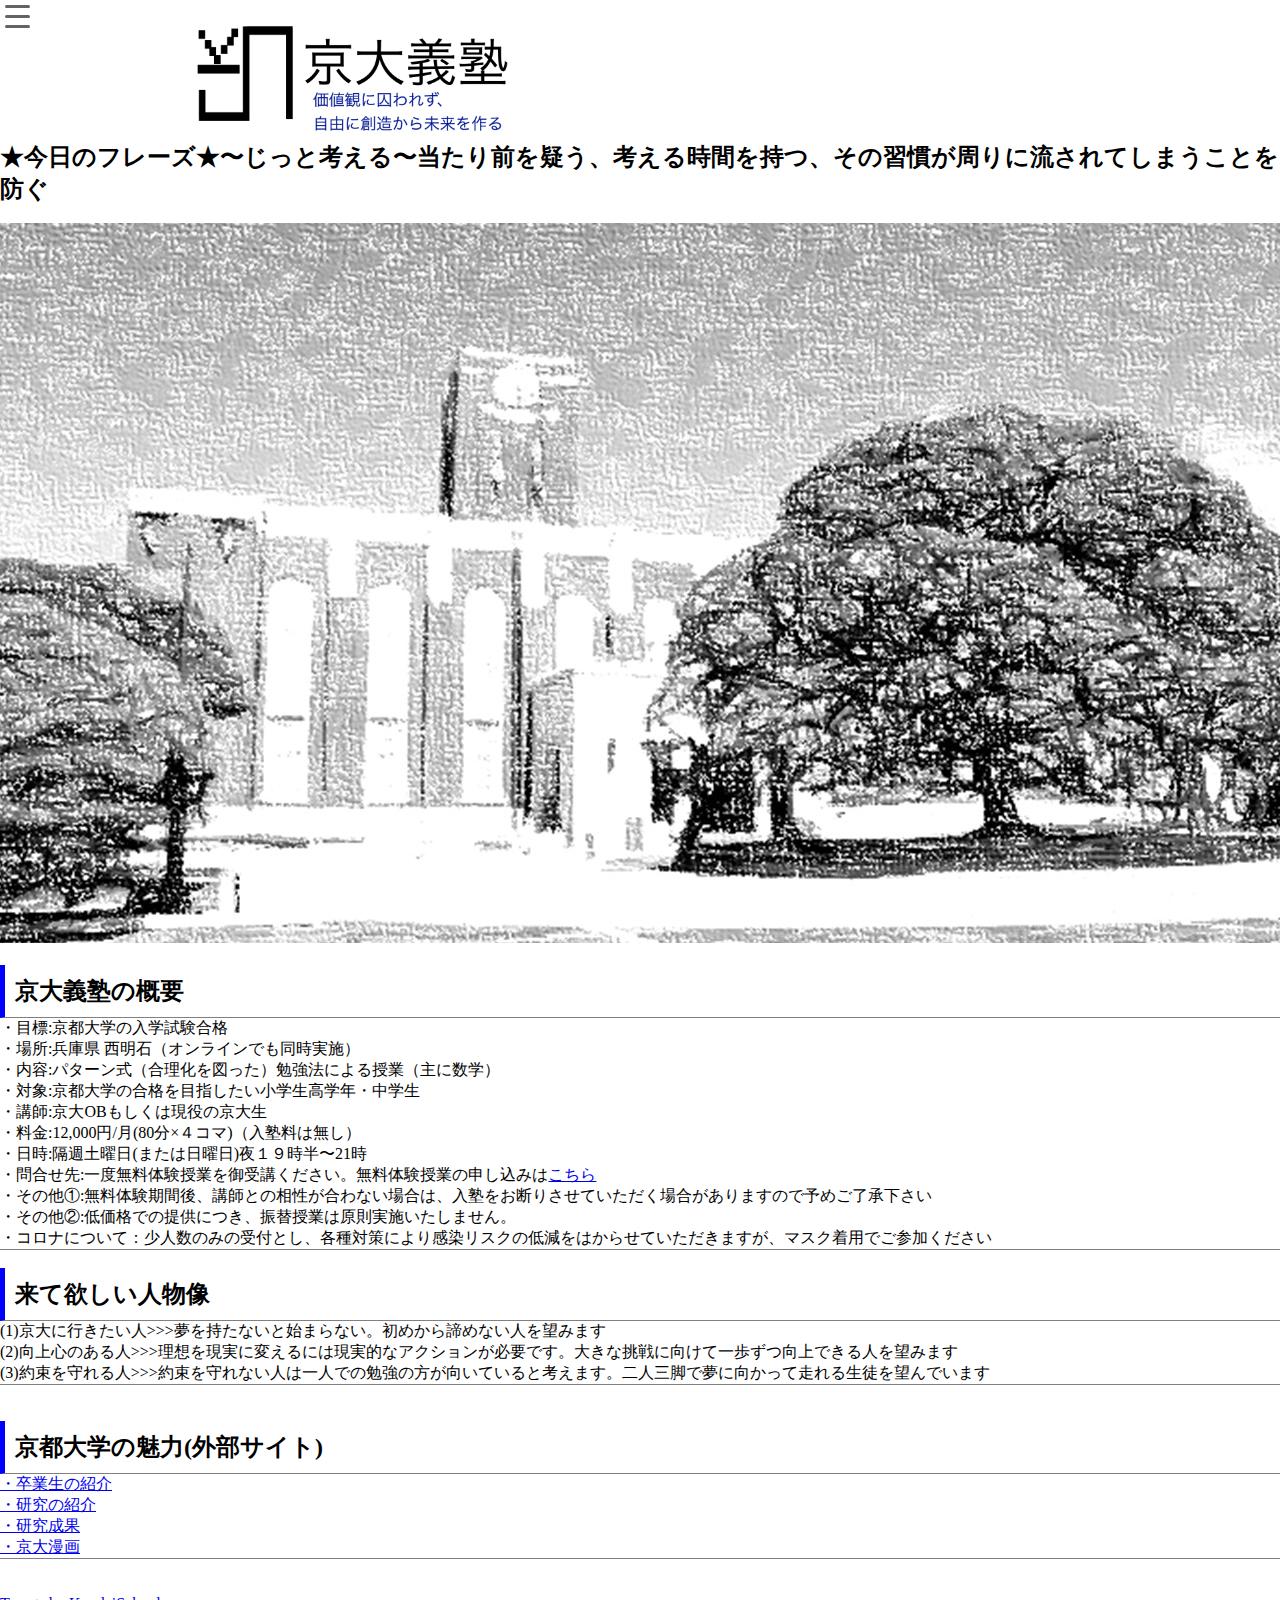
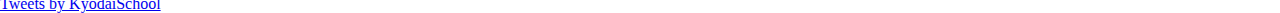
<file: index.html>
<!DOCTYPE html>
<html>
<head><!-- 裏設定エリアの開始 -->
    <meta charset="utf-8"><!-- 文字化け防止 -->
    <link rel="stylesheet" type="text/css" href="kyotodaiSchool.css">
    <script src="hamburger.js"></script>
</head><!-- 裏設定エリアの終了 -->


    
    
<body><!-- 画面に表示されるエリアの開始 -->
    <h1>
        <!-- ハンバーガーメニューのアイコン -->
        <div id="hamburger" onclick="hamburger()">
　           <!-- 1番上の線 -->
            <span class="inner_line line1" id="line1"></span>
　           <!-- 真ん中の線 -->
            <span class="inner_line line2" id="line2"></span>
　           <!-- 1番下の線 -->
            <span class="inner_line line3" id="line3"></span>
        </div>
    
        <!-- ナビメニュー -->
        <nav id="nav" class="nav">
         <ul>
           <li><a href="index.html">Home</a></li>
           <li><a href="policy.html">Polciy</a></li>
          <!--　<li><a href="program.html">Progarm</a></li>　-->
           <li><a href="entry.html">Entry</a></li>

         </ul>
        </nav>
        <div id="logo" class="resizeimage" style="position:relative; left:15%"><img src="logo.jpeg" alt="京大義塾ロゴ" title="ロゴ"></div>
    </h1>
    <span id="phrase" z-index:3></p>
    <script src="textchange.js" ></script>
    <p><br></p>
    <div id="kyotodaiSchool" class="resizeimage" style="position:relative; top:20%; left:0px; z-index:1";><img src="kyotodaiSchool.jpg" alt="大学の写真" title="京大">
    </div>
    <p><br></p>
    
   <div id="gaiyo_start"><h2>京大義塾の概要</h2></div>
    <p> ・目標:京都大学の入学試験合格<br>
            ・場所:兵庫県 西明石（オンラインでも同時実施）<br>
            ・内容:パターン式（合理化を図った）勉強法による授業（主に数学）<br>
            ・対象:京都大学の合格を目指したい小学生高学年・中学生<br>
            ・講師:京大OBもしくは現役の京大生<br>
            ・料金:12,000円/月(80分×４コマ)（入塾料は無し）<br>
            ・日時:隔週土曜日(または日曜日)夜１９時半〜21時<br>
            ・問合せ先:一度無料体験授業を御受講ください。無料体験授業の申し込みは<a href="entry.html">こちら</a><br>
            ・その他①:無料体験期間後、講師との相性が合わない場合は、入塾をお断りさせていただく場合がありますので予めご了承下さい<br>
            ・その他②:低価格での提供につき、振替授業は原則実施いたしません。<br>
    </p>    
    <div id="gaiyo_end">・コロナについて：少人数のみの受付とし、各種対策により感染リスクの低減をはからせていただきますが、マスク着用でご参加ください<br></div>
    <p><br></p>
    
    
       <div id="gaiyo_start"><h2>来て欲しい人物像</h2></div>
    <p> (1)京大に行きたい人>>>夢を持たないと始まらない。初めから諦めない人を望みます<br>
        (2)向上心のある人>>>理想を現実に変えるには現実的なアクションが必要です。大きな挑戦に向けて一歩ずつ向上できる人を望みます<br>
    <div id="gaiyo_end">(3)約束を守れる人>>>約束を守れない人は一人での勉強の方が向いていると考えます。二人三脚で夢に向かって走れる生徒を望んでいます<br></div>
    <p><br></p>
    
    
    
    
    <br>
          <div id="gaiyo_start"><h2>京都大学の魅力(外部サイト)</h2></div>
        <ul>
           <li><a href="https://125th.kyoto-u.ac.jp/alumni/">・卒業生の紹介</a></li>
           <li><a href="https://www.kyoto-u.ac.jp/explore/theater/">・研究の紹介</a></li>
           <li><a href="https://www.kyoto-u.ac.jp/ja/research-news">・研究成果</a></li>
           <div id="gaiyo_end"><li><a href="https://repository.kulib.kyoto-u.ac.jp/dspace/handle/2433/66065">・京大漫画</a></li></div> 
            

         </ul>           
   <br>
   <br>

<a class="twitter-timeline" href="https://twitter.com/KyodaiSchool?ref_src=twsrc%5Etfw">Tweets by KyodaiSchool</a> <script async src="https://platform.twitter.com/widgets.js" charset="utf-8"></script>        

    </body><!-- 画面に表示されるエリアの終了 -->
</html>
</file>
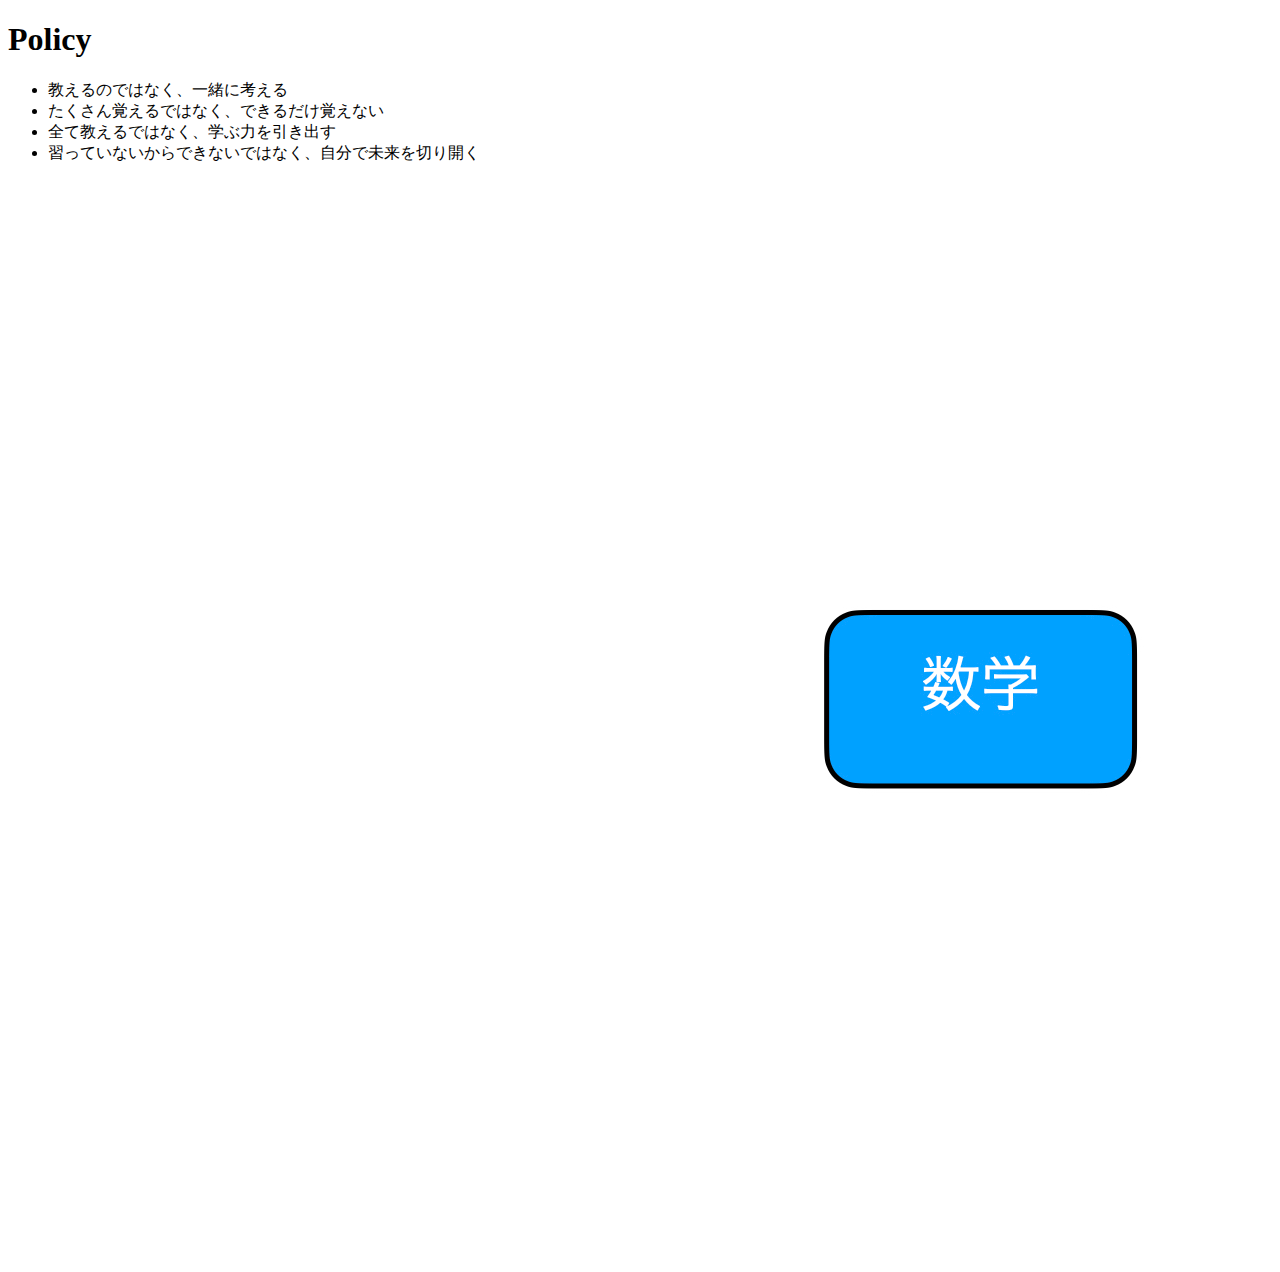
<file: concept.html>
<!DOCTYPE html>
<html>
<head>
  <title>Concept</title>
  <script src="mouse.js"></script>

  <meta charset="UTF-8">
</head>
<body>
  <h1>Policy</h1>
  <ul>
  <li>教えるのではなく、一緒に考える</li>
  <li>たくさん覚えるではなく、できるだけ覚えない</li>
  <li>全て教えるではなく、学ぶ力を引き出す</li>
  <li>習っていないからできないではなく、自分で未来を切り開く</li>
  </ul>
  <img id="map001" src="map001.jpeg" onmouseover="mouseOn();" onmouseout="mouseOff();" />
</body>
</html>
</file>
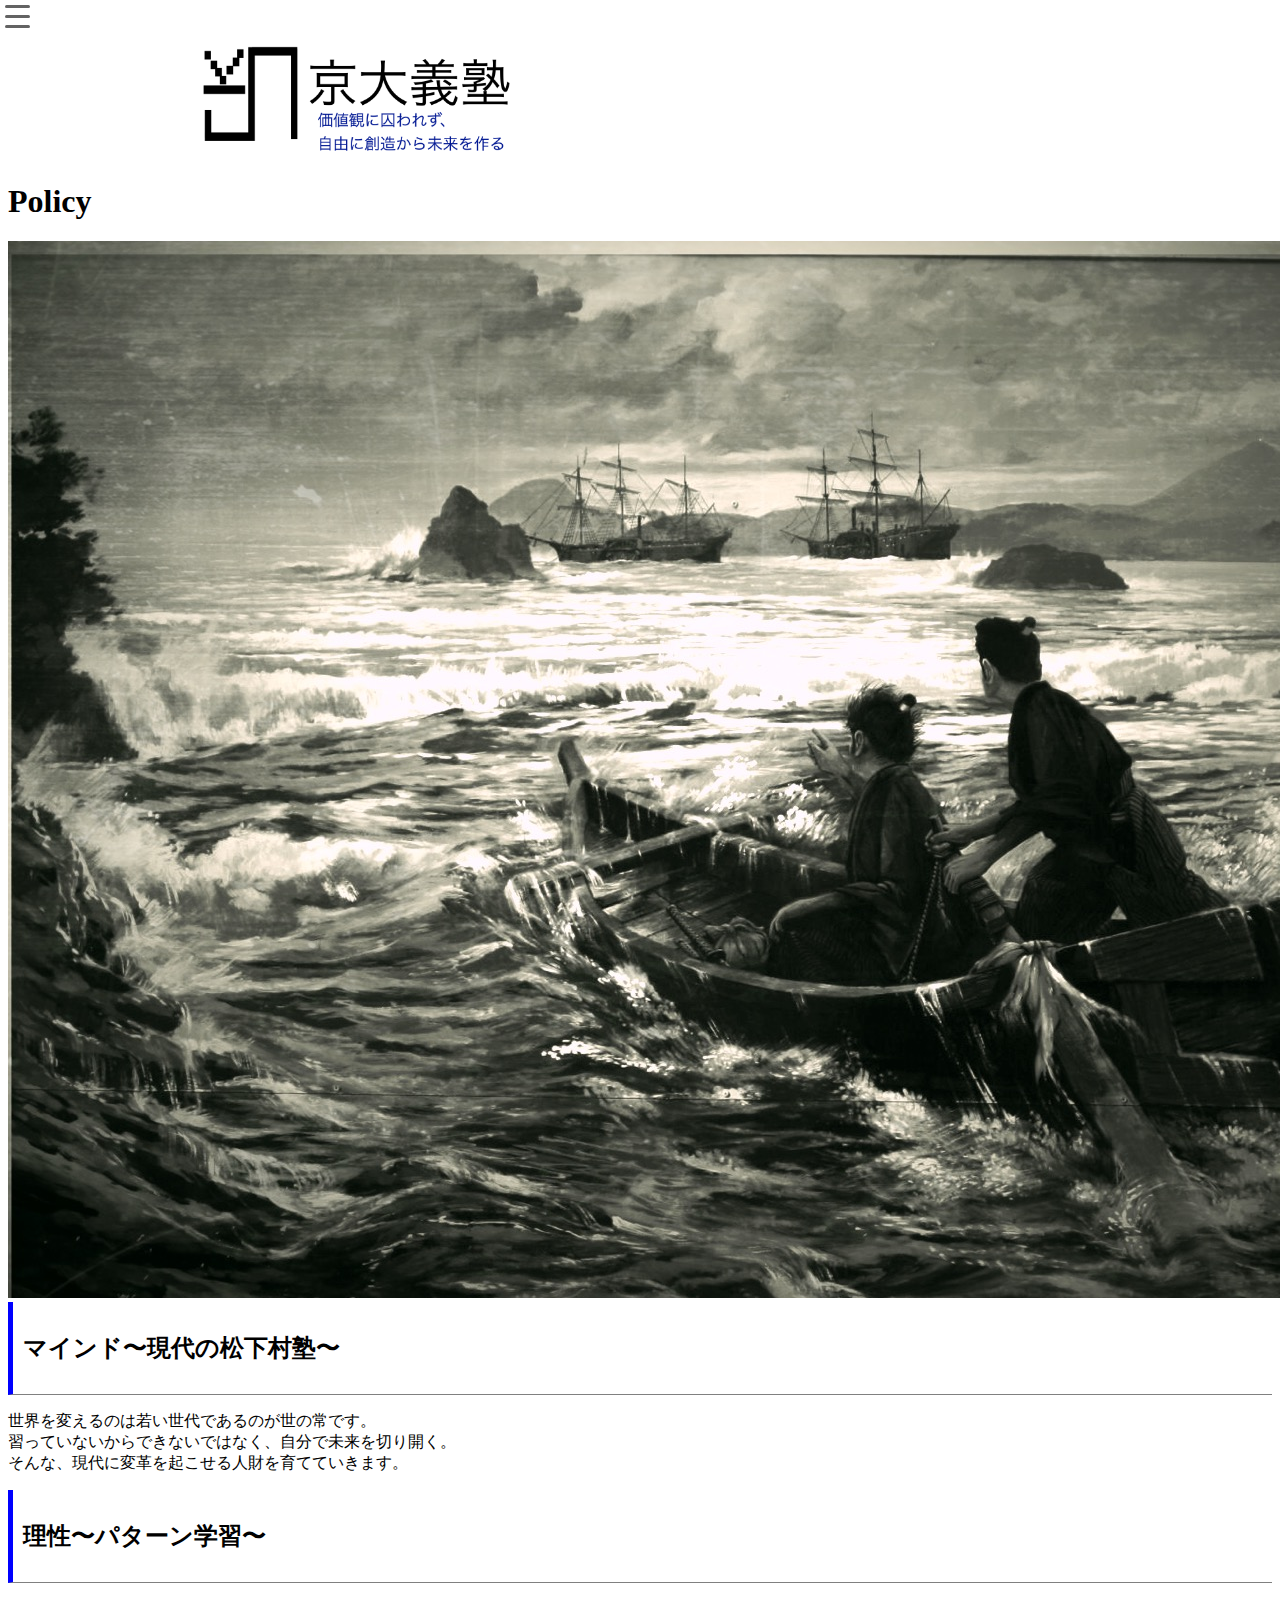
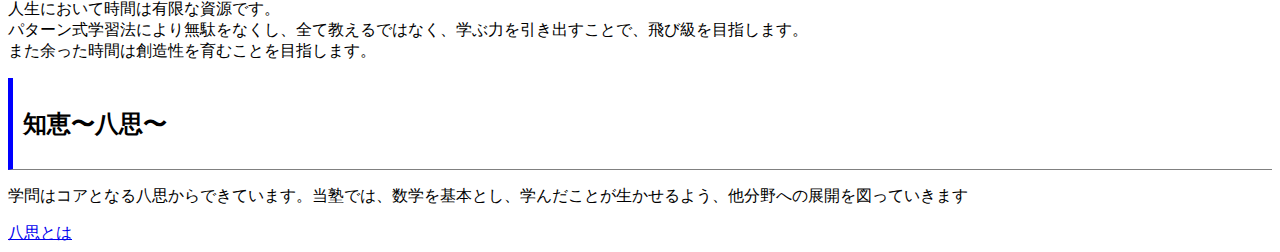
<file: policy.html>
<!DOCTYPE html>
<html>
<head>
  <title>Concept</title>
<link rel="stylesheet" type="text/css" href="policy.css">
  <script src="hamburger.js"></script>
  <meta charset="UTF-8">
</head>
    <h1>
        <!-- ハンバーガーメニューのアイコン -->
        <div id="hamburger" onclick="hamburger()">
　           <!-- 1番上の線 -->
            <span class="inner_line line1" id="line1"></span>
　           <!-- 真ん中の線 -->
            <span class="inner_line line2" id="line2"></span>
　           <!-- 1番下の線 -->
            <span class="inner_line line3" id="line3"></span>
        </div>
    
        <!-- ナビメニュー -->
        <nav id="nav" class="nav">
         <ul>
           <li><a href="index.html">Home</a></li>
           <li><a href="policy.html">Polciy</a></li>
          <!--　<li><a href="program.html">Progarm</a></li>　-->
           <li><a href="entry.html">Entry</a></li>

         </ul>
        </nav>
        <div id="logo" class="resizeimage" style="position:relative; left:15%"><img src="logo.jpeg" alt="京大義塾ロゴ" title="ロゴ"></div>
    </h1>  
  
  
<body>
  <h1>Policy</h1>
  <div id="Yoshida" class="resizeimage" style="position:relative; top:15%; left:0px"><img src="Yoshida.jpg" alt="吉田松陰" title="吉田松陰">
  <div id="first"><h2>マインド〜現代の松下村塾〜</h2></div>
  <p>世界を変えるのは若い世代であるのが世の常です。<br>習っていないからできないではなく、自分で未来を切り開く。<br>そんな、現代に変革を起こせる人財を育てていきます。<br></p> 
    
  <div id="second"><h2>理性〜パターン学習〜</h2></div>  
  <p>人生において時間は有限な資源です。<br>パターン式学習法により無駄をなくし、全て教えるではなく、学ぶ力を引き出すことで、飛び級を目指します。<br>また余った時間は創造性を育むことを目指します。<br></p>   

  <div id="third"><h2>知恵〜八思〜</h2></div>
  <p>学問はコアとなる八思からできています。当塾では、数学を基本とし、学んだことが生かせるよう、他分野への展開を図っていきます<br></p>   
  <a href="https://www.elp.kyoto-u.ac.jp/concept/">八思とは</a>  
       
</body>
</html>
</file>
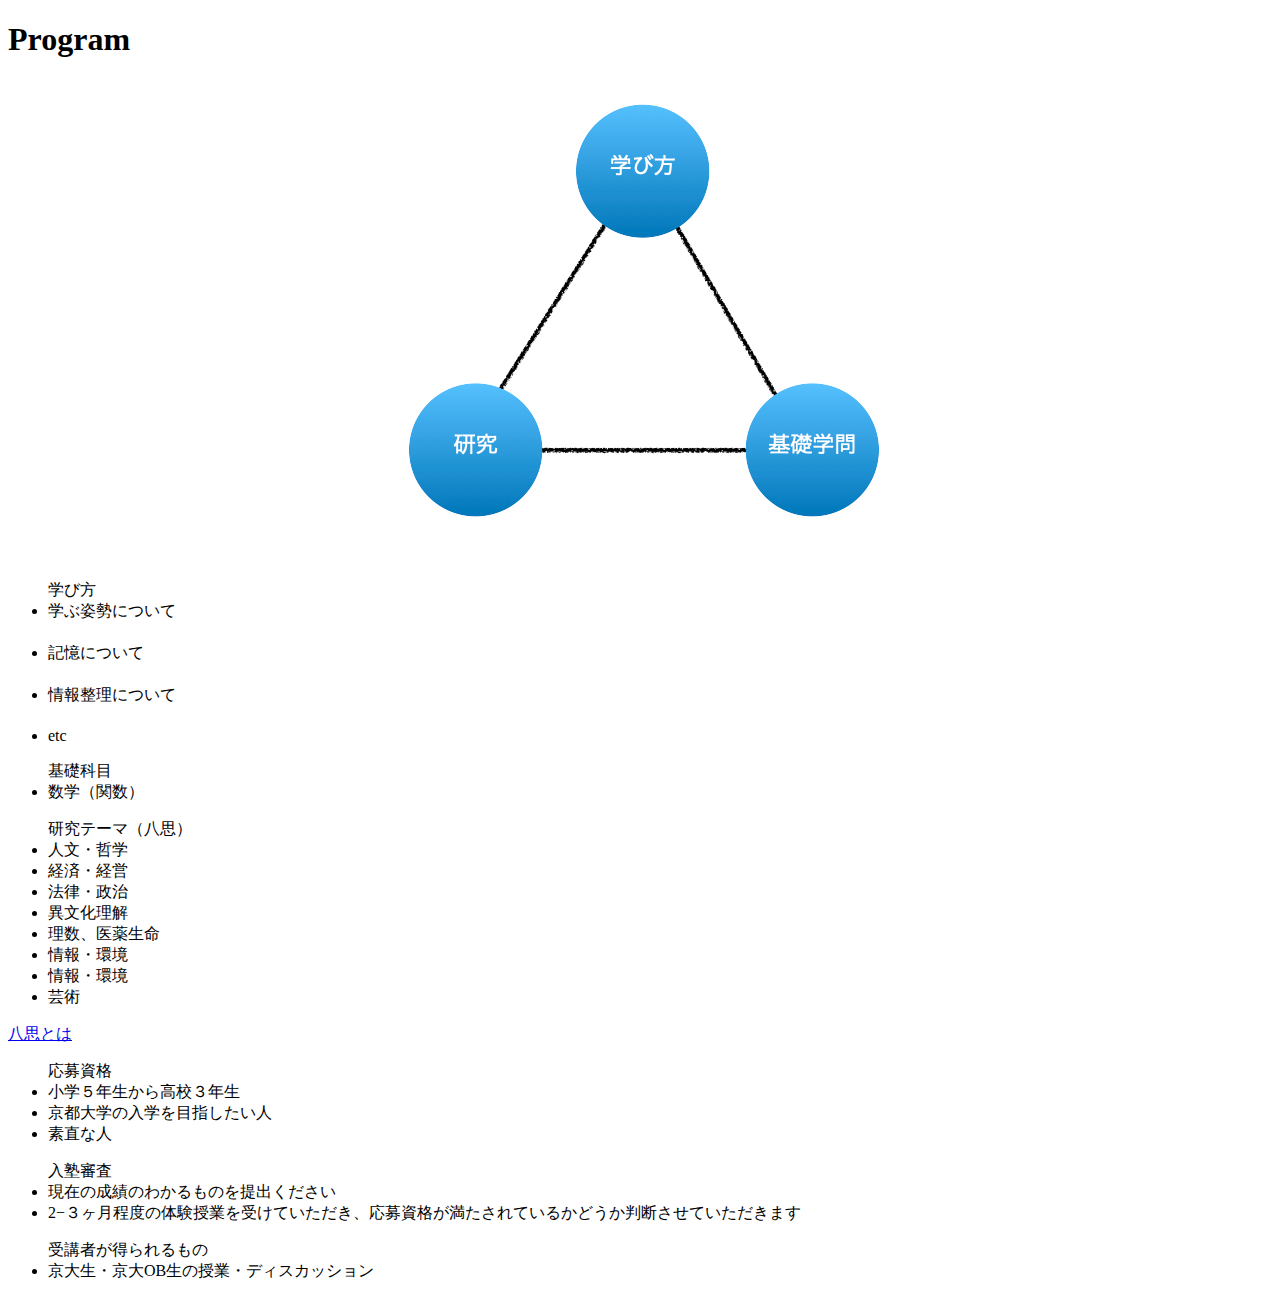
<file: program.html>
<!DOCTYPE html>
<html>
<head>
  <title>Program</title>
  <meta charset="UTF-8">
</head>
<body>
  <h1>Program</h1>

  <div id="program" class="resizeimage" style="position:relative; left:25%"><img src="program001.jpeg" alt="プログラム内容" title="プログラム内容"></div>
  
  <ul>学び方
　<li>学ぶ姿勢について</li>
　<li>記憶について</li>
　<li>情報整理について</li>
　<li>etc</li>
  </ul>    
  
  <ul>基礎科目
  <li>数学（関数）</li>
  </ul>
    
  <ul>研究テーマ（八思）
  <li>人文・哲学</li>
  <li>経済・経営</li>
  <li>法律・政治</li>
  <li>異文化理解</li>
  <li>理数、医薬生命</li>
  <li>情報・環境</li>
  <li>情報・環境</li>
  <li>芸術</li>
  </ul>  
  <a href="https://www.elp.kyoto-u.ac.jp/concept/">八思とは</a>
  
  <ul>応募資格
  <li>小学５年生から高校３年生</li>  
  <li>京都大学の入学を目指したい人</li>
  <li>素直な人 </li>
  </ul>
  
  <ul>入塾審査
  <li>現在の成績のわかるものを提出ください</li>
  <li>2−３ヶ月程度の体験授業を受けていただき、応募資格が満たされているかどうか判断させていただきます</li>
  </ul>

  <ul>受講者が得られるもの
  <li>京大生・京大OB生の授業・ディスカッション</li>
  </ul>
  
</body>
</html>
</file>
<file: kyotodaiSchool.css>
#logo.resizeimage img { width: 25%; }
#kyotodaiSchool.resizeimage img { width: 100%; }

* {
  margin: 0;
  padding: 0;
  }
body {
  /*ページ全体の背景色*/
  background: #ffffff;
}

header {
  /*ヘッダーを固定*/
  position: fixed;
  width: 100%;
  height: 90px;
  background: #000000;
}

/*ナビメニュー*/
#nav{
  position: absolute;
  top: 0%;
  left: -20%;
  width: 10%;
  height: 20%;
  background: #f0f8ff;
  transition: .5s;
  z-index:2
}
#nav ul{
  padding-top: 10px;
  padding-left: 10px;
}
#nav ul li{
  list-style-type: none;
  font-size: 16px;
}
#nav a{
  display: block;
  text-decoration: none;
  color: #000000;
  margin: 0 15px;
  padding: 10px;
  transition: .5s;
}
#nav li a:hover{
  color: #000000;
  background: #cd5c5c;
  border-bottom: none;
}

/*ハンバーガメニュー*/
#hamburger{
    width: 40px;
    height: 20px;
    position: absolute;
    top: 5px;
    left: 5px;
    cursor: pointer;
    display: block;
    transition: 0.7s;
    z-index:4

}

/*ハンバーガメニュー　装飾*/ 
.inner_line{
    display: block;
    width: 25px;
    height: 3px;
    background: #636363;
    transition: .7s;
    border-radius: 50px;
    position: absolute;
}

/*ハンバーガメニュー　位置*/ 
#line1{
  top: 0;
}
#line2{
  top: 10px;
}
#line3{
  top: 20px;
}

/*ハンバーガメニュー　動き*/ 
.in{
  transform: translateX(200%);
}
.line_1,.line_2,.line_3{
  background: #000000;
}
.line_1{
  transform: translateY(340%)
  rotate(-45deg); 
}

.line_2{
  opacity: 0;
}
.line_3{
  /*45度回転させる*/
  transform: translateY(-340%)
  rotate(45deg);
}

#gaiyo_start{
  border-left :solid 5px blue;
  border-bottom: solid 1px gray;
  /*余白*/
  padding: 10px;  
}  

#gaiyo_end{
  border-bottom: solid 1px gray;
}  


@media screen and (max-width: 480px) {
  #nav ul li {
    font-size: 14px;
  }
  h1 {
    display: none;
  }
  h2 {
    display: block;
    font-size: 14px;
  }
}
</file>
<file: policy.css>
#logo.resizeimage img { width: 25%; }
#kyotodaiSchool.resizeimage img { width: 100%; }

#first{
  border-left :solid 5px blue;
  border-bottom: solid 1px gray;
  /*余白*/
  padding: 10px;  
}  

#first_end{
  border-bottom: solid 1px gray;
}  


#second{
  border-left :solid 5px blue;
  border-bottom: solid 1px gray;
  /*余白*/
  padding: 10px;  
}  

#second_end{
  border-bottom: solid 1px gray;
}  

#third{
  border-left :solid 5px blue;
  border-bottom: solid 1px gray;
  /*余白*/
  padding: 10px;  
}  

#third_end{
  border-bottom: solid 1px gray;
}  



/*ナビメニュー*/
#nav{
  position: absolute;
  top: 0%;
  left: -20%;
  width: 10%;
  height: 20%;
  background: #f0f8ff;
  transition: .5s;
  z-index:2
}
#nav ul{
  padding-top: 10px;
  padding-left: 10px;
}
#nav ul li{
  list-style-type: none;
  font-size: 16px;
}
#nav a{
  display: block;
  text-decoration: none;
  color: #000000;
  margin: 0 15px;
  padding: 10px;
  transition: .5s;
}
#nav li a:hover{
  color: #000000;
  background: #cd5c5c;
  border-bottom: none;
}

/*ハンバーガメニュー*/
#hamburger{
    width: 40px;
    height: 20px;
    position: absolute;
    top: 5px;
    left: 5px;
    cursor: pointer;
    display: block;
    transition: 0.7s;
    z-index:4

}

/*ハンバーガメニュー　装飾*/ 
.inner_line{
    display: block;
    width: 25px;
    height: 3px;
    background: #636363;
    transition: .7s;
    border-radius: 50px;
    position: absolute;
}

/*ハンバーガメニュー　位置*/ 
#line1{
  top: 0;
}
#line2{
  top: 10px;
}
#line3{
  top: 20px;
}

/*ハンバーガメニュー　動き*/ 
.in{
  transform: translateX(200%);
}
.line_1,.line_2,.line_3{
  background: #000000;
}
.line_1{
  transform: translateY(340%)
  rotate(-45deg); 
}

.line_2{
  opacity: 0;
}
.line_3{
  /*45度回転させる*/
  transform: translateY(-340%)
  rotate(45deg);
}

#gaiyo_start{
  border-left :solid 5px blue;
  border-bottom: solid 1px gray;
  /*余白*/
  padding: 10px;  
}  

#gaiyo_end{
  border-bottom: solid 1px gray;
}  


@media screen and (max-width: 480px) {
  #nav ul li {
    font-size: 14px;
  }
  h1 {
    display: none;
  }
  h2 {
    display: block;
    font-size: 14px;
  }
}
</file>
